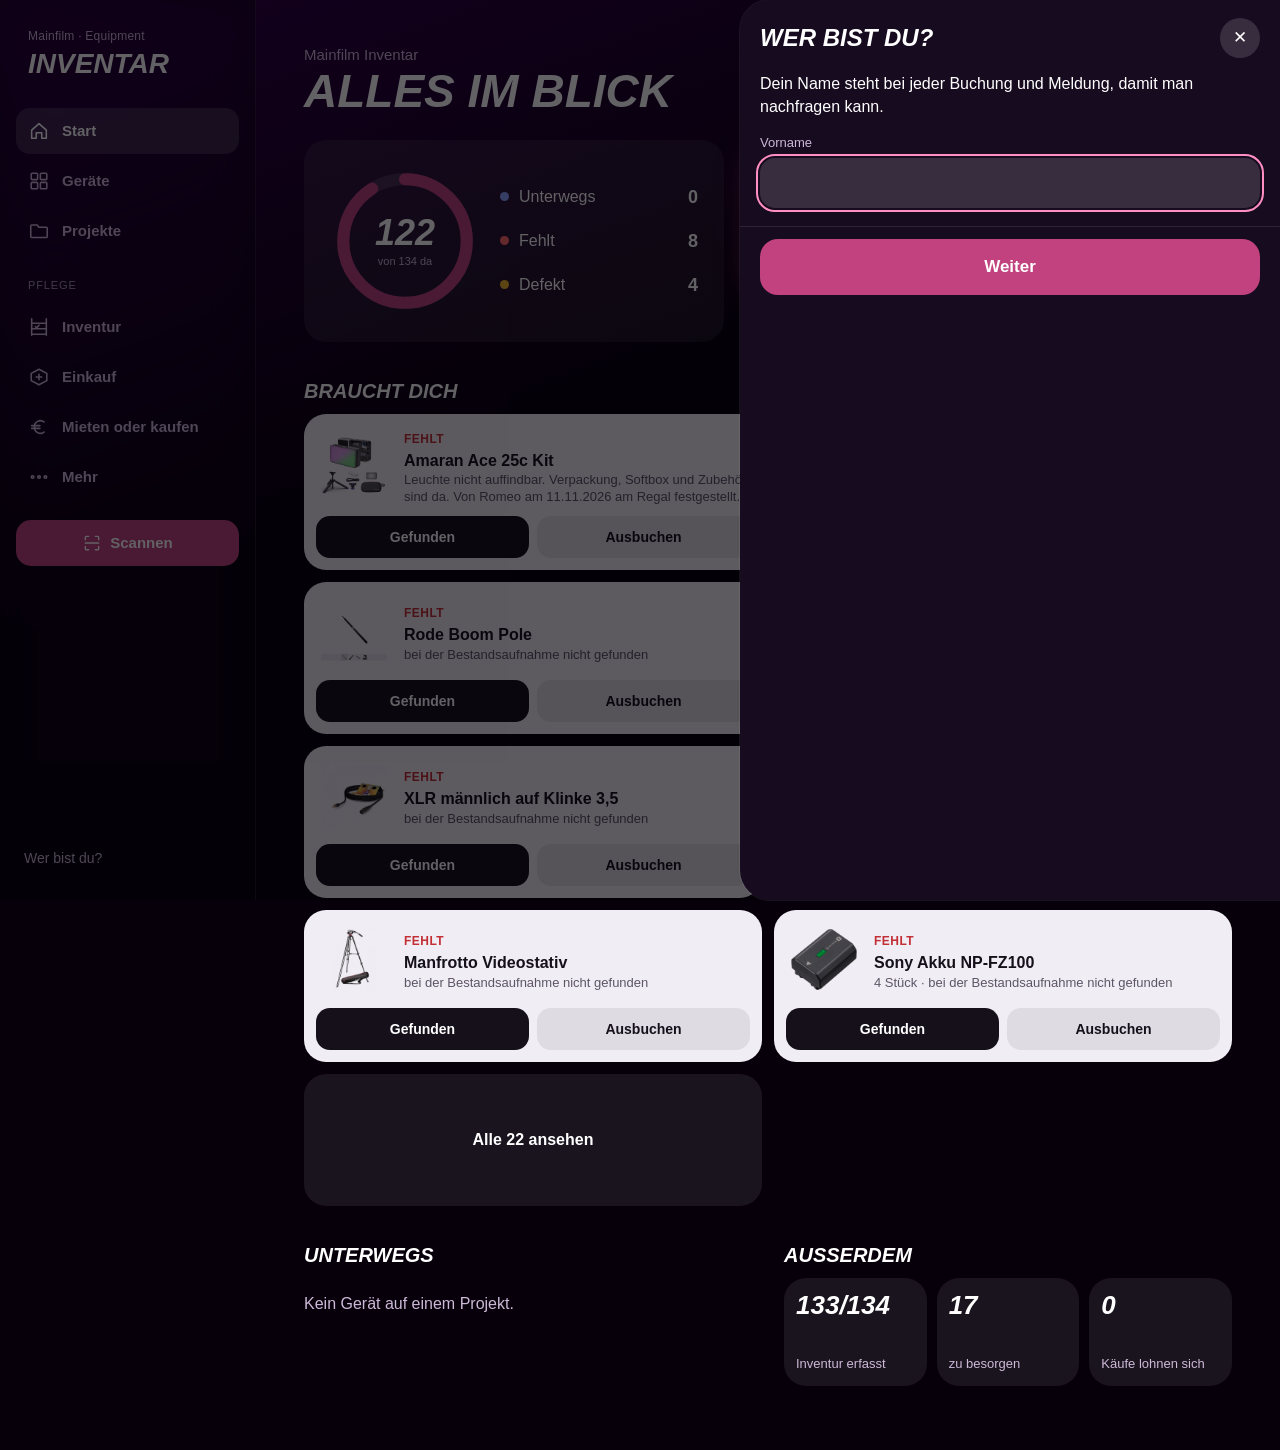
<file: index.html>
<!doctype html>
<html lang="de">
<head>
<meta charset="utf-8">
<meta name="viewport" content="width=device-width, initial-scale=1, viewport-fit=cover">
<title>Mainfilm Inventar</title>
<meta name="description" content="Equipment von Mainfilm: Bestand, Projekte, Meldungen.">
<meta name="robots" content="noindex, nofollow">
<meta name="theme-color" content="#2a0240">
<meta name="apple-mobile-web-app-capable" content="yes">
<meta name="apple-mobile-web-app-status-bar-style" content="black-translucent">
<meta name="apple-mobile-web-app-title" content="Inventar">
<link rel="manifest" href="manifest.webmanifest">
<link rel="icon" href="icon.svg" type="image/svg+xml">
<link rel="apple-touch-icon" href="icon-180.png">
<link rel="stylesheet" href="css/app.css?v=38">
</head>
<body>
<header class="kopfz"><div class="wrap"><span class="marke-m">Mainfilm · Equipment</span><button class="ich" id="ich" data-a="name" aria-label="Name ändern"></button></div></header>
<aside class="seite" id="seite" aria-label="Bereiche"></aside>
<main><div class="wrap" id="view"></div></main>
<nav class="unten" id="unten" aria-label="Bereiche"></nav>
<noscript><p style="padding:24px">Diese Seite braucht JavaScript.</p></noscript>
<script src="js/qrcode.js"></script>
<script src="js/jsqr.js"></script>
<script src="js/data.js?v=38"></script>
<script src="js/app.js?v=38"></script>
</body>
</html>
</file>
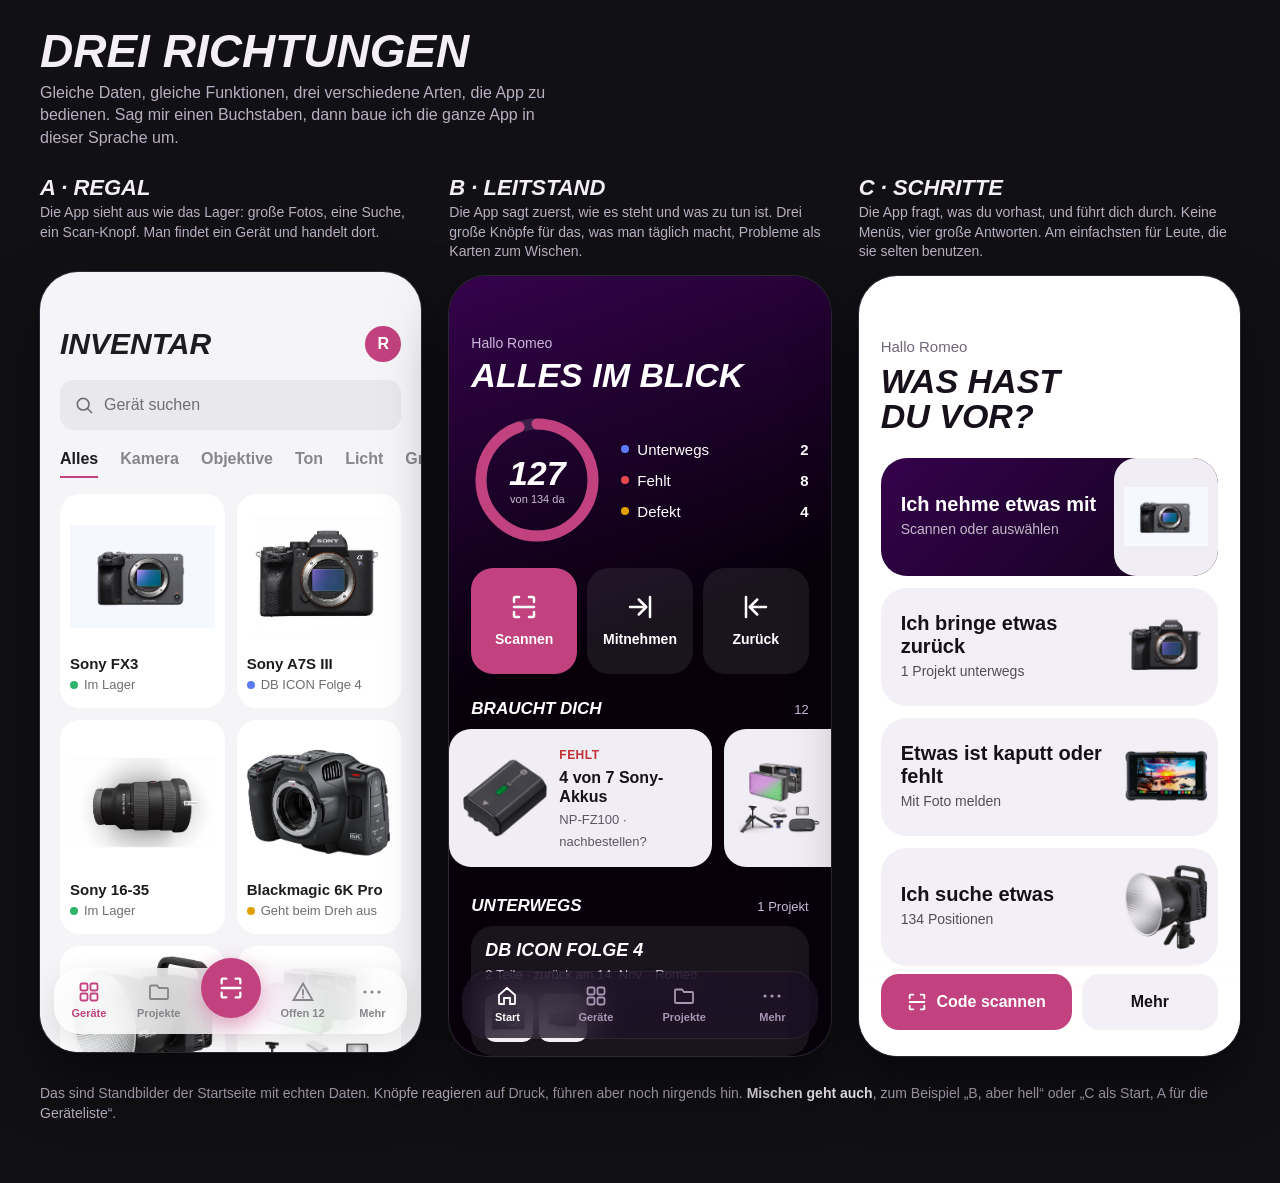
<file: varianten/index.html>
<!doctype html>
<html lang="de">
<head>
<meta charset="utf-8">
<meta name="viewport" content="width=device-width, initial-scale=1, viewport-fit=cover">
<meta name="robots" content="noindex, nofollow">
<title>Inventar · drei Richtungen</title>
<style>
:root{--mag:#c1427e;--aub:#35024c;--nacht:#07000b;--display:"Futura","Futura PT","Jost","Century Gothic",sans-serif;--text:-apple-system,BlinkMacSystemFont,"SF Pro Text","Helvetica Neue",Arial,sans-serif;--feder:cubic-bezier(.34,1.56,.64,1);--weich:cubic-bezier(.3,.7,.2,1)}
*{box-sizing:border-box}
html{-webkit-text-size-adjust:100%}
body{margin:0;background:#111014;color:#f4eff7;font:400 16px/1.4 var(--text);-webkit-font-smoothing:antialiased}
button{font:inherit;color:inherit;border:0;background:none;padding:0;cursor:pointer;-webkit-tap-highlight-color:transparent}
img{display:block;max-width:100%}
.kopf{padding:28px 20px 8px;max-width:1240px;margin:0 auto}
.kopf h1{font:italic 800 clamp(30px,6vw,46px)/1 var(--display);text-transform:uppercase;margin:0 0 8px}
.kopf p{margin:0;color:#b9afc2;max-width:60ch}
.wahl{position:sticky;top:0;z-index:5;display:flex;gap:8px;padding:12px 20px;background:rgba(17,16,20,.82);-webkit-backdrop-filter:blur(20px) saturate(180%);backdrop-filter:blur(20px) saturate(180%);max-width:1240px;margin:0 auto}
.wahl button{flex:1;min-height:46px;border-radius:12px;background:#221f27;font-weight:600;transition:background .2s linear,transform .3s var(--feder)}
.wahl button[aria-pressed="true"]{background:var(--mag);transform:scale(1.03)}
.buehne{display:grid;grid-template-columns:repeat(3,minmax(0,1fr));gap:28px;padding:20px;max-width:1240px;margin:0 auto}
.richtung h2{font:italic 800 22px/1 var(--display);text-transform:uppercase;margin:0 0 4px}
.richtung>p{margin:0 0 14px;color:#b9afc2;font-size:14px;min-height:3.9em}
.tel{border-radius:38px;overflow:hidden;position:relative;height:780px;box-shadow:0 0 0 1px #2c2833,0 30px 60px rgba(0,0,0,.5)}
.tel .rollen{height:100%;overflow:auto;padding-bottom:110px;scrollbar-width:none}
.tel .rollen::-webkit-scrollbar{display:none}
@media(max-width:900px){.buehne{grid-template-columns:1fr;padding:12px}.richtung{display:none}.richtung.an{display:block}.tel{height:calc(100dvh - 170px);min-height:560px;border-radius:28px}.richtung>p{min-height:0}}
@media(min-width:901px){.wahl{display:none}}
.druck{transition:transform .25s var(--feder)}.druck:active{transform:scale(.96)}
@keyframes rein{from{opacity:0;transform:translateY(14px)}to{opacity:1;transform:none}}
.r1{animation:rein .5s var(--weich) both}.r2{animation:rein .5s .07s var(--weich) both}.r3{animation:rein .5s .14s var(--weich) both}.r4{animation:rein .5s .21s var(--weich) both}
svg{display:block}

/* ---------- A: Regal (hell, Bild zuerst) ---------- */
.A{background:#f5f5f7;color:#1d1d1f}
.A .oben{padding:54px 20px 6px;display:flex;justify-content:space-between;align-items:center}
.A .oben b{font:italic 800 30px/1 var(--display);text-transform:uppercase}
.A .ich{width:36px;height:36px;border-radius:50%;background:var(--mag);color:#fff;display:grid;place-items:center;font-weight:700}
.A .such{margin:12px 20px 0;height:50px;border-radius:14px;background:#e8e8ed;display:flex;align-items:center;gap:10px;padding:0 14px;color:#6e6e73}
.A .kat{display:flex;gap:22px;padding:18px 20px 6px;overflow:auto;scrollbar-width:none;font-weight:600;color:#86868b;white-space:nowrap}
.A .kat span:first-child{color:#1d1d1f;box-shadow:0 2px 0 var(--mag);padding-bottom:6px}
.A .gitter{display:grid;grid-template-columns:1fr 1fr;gap:12px;padding:12px 20px}
.A .karte{background:#fff;border-radius:20px;padding:10px 10px 14px;text-align:left;position:relative}
.A .karte img{aspect-ratio:1;width:100%;object-fit:contain;mix-blend-mode:multiply}
.A .karte b{display:block;font-size:15px;line-height:1.2;margin-top:6px}
.A .karte small{font-size:13px;color:#6e6e73;display:flex;align-items:center;gap:6px;margin-top:3px}
.A .pkt,.B .pkt,.C .pkt{width:8px;height:8px;border-radius:50%;background:#30b46c;flex:none}
.pkt.rot{background:#e5484d!important}.pkt.gelb{background:#e0a100!important}.pkt.blau{background:#5b7cfa!important}
.A .leiste{position:absolute;left:14px;right:14px;bottom:18px;height:66px;border-radius:26px;background:rgba(255,255,255,.78);-webkit-backdrop-filter:blur(20px) saturate(180%);backdrop-filter:blur(20px) saturate(180%);display:grid;grid-template-columns:1fr 1fr 74px 1fr 1fr;align-items:center;text-align:center;font-size:11px;font-weight:600;color:#86868b;box-shadow:0 10px 30px rgba(0,0,0,.12)}
.A .leiste svg,.B .leiste svg{width:24px;height:24px;margin:0 auto 2px}
.A .leiste .an{color:var(--mag)}
.A .scan,.B .scan{width:60px;height:60px;border-radius:50%;background:var(--mag);color:#fff;display:grid;place-items:center;margin:-26px auto 0;box-shadow:0 8px 22px rgba(193,66,126,.5)}
.A .scan svg,.B .scan svg{width:28px;height:28px;margin:0}

/* ---------- B: Leitstand (dunkel, Zahlen und Handlung) ---------- */
.B{background:linear-gradient(160deg,var(--aub),var(--nacht) 46%);color:#fff}
.B .oben{padding:56px 22px 0}
.B .oben small{color:#cdb9d8;font-size:14px}
.B .oben b{display:block;font:italic 800 34px/1 var(--display);text-transform:uppercase;margin-top:4px}
.B .ringreihe{display:grid;grid-template-columns:132px 1fr;gap:18px;align-items:center;padding:22px}
.B .ring{position:relative;width:132px;height:132px}
.B .ring svg{transform:rotate(-90deg)}
.B .ring circle{fill:none;stroke-width:11;stroke-linecap:round}
.B .ring .bahn{stroke:rgba(255,255,255,.12)}
.B .ring .wert{stroke:var(--mag);stroke-dasharray:352;stroke-dashoffset:352;animation:zieh 1.2s .2s var(--weich) forwards}
@keyframes zieh{to{stroke-dashoffset:19}}
.B .ring div{position:absolute;inset:0;display:grid;place-items:center;text-align:center;line-height:1}
.B .ring b{font:italic 800 34px/1 var(--display)}
.B .ring small{display:block;font-size:11px;color:#cdb9d8;margin-top:4px}
.B .werte{display:grid;gap:10px;font-size:15px}
.B .werte div{display:flex;align-items:center;gap:8px}
.B .werte b{margin-left:auto;font-variant-numeric:tabular-nums}
.B .drei{display:grid;grid-template-columns:repeat(3,1fr);gap:10px;padding:0 22px}
.B .drei button{aspect-ratio:1;border-radius:22px;background:rgba(255,255,255,.08);display:flex;flex-direction:column;align-items:center;justify-content:center;gap:8px;font-weight:600;font-size:14px}
.B .drei button:first-child{background:var(--mag)}
.B .drei svg{width:30px;height:30px}
.B h3{font:italic 800 17px/1 var(--display);text-transform:uppercase;margin:26px 22px 12px;display:flex;justify-content:space-between;align-items:baseline}
.B h3 small{font:400 13px var(--text);text-transform:none;color:#cdb9d8}
.B .zug{display:flex;gap:12px;overflow:auto;padding:0 22px 4px;scroll-snap-type:x mandatory;scrollbar-width:none}
.B .zug::-webkit-scrollbar{display:none}
.B .fall{flex:0 0 78%;scroll-snap-align:start;border-radius:22px;background:#f1edf4;color:#16101b;padding:14px;display:grid;grid-template-columns:84px 1fr;gap:12px;align-items:center;text-align:left}
.B .fall img{width:84px;height:84px;object-fit:contain;mix-blend-mode:multiply}
.B .fall i{font-style:normal;font-size:12px;font-weight:700;letter-spacing:.04em;text-transform:uppercase;color:#c22f35}
.B .fall i.gelb{color:#9a6a00}
.B .fall b{display:block;font-size:16px;line-height:1.2;margin:2px 0}
.B .fall span{font-size:13px;color:#5d5566}
.B .proj{margin:0 22px;border-radius:22px;background:rgba(255,255,255,.08);padding:14px;text-align:left;width:calc(100% - 44px)}
.B .proj b{font:italic 800 18px/1 var(--display);text-transform:uppercase}
.B .proj small{display:block;color:#cdb9d8;font-size:13px;margin:4px 0 10px}
.B .proj div{display:flex;gap:6px}
.B .proj img{width:48px;height:48px;border-radius:10px;background:#f1edf4;object-fit:contain;padding:3px}
.B .leiste{position:absolute;left:14px;right:14px;bottom:18px;height:66px;border-radius:26px;background:rgba(30,18,38,.72);-webkit-backdrop-filter:blur(20px) saturate(180%);backdrop-filter:blur(20px) saturate(180%);display:grid;grid-template-columns:1fr 1fr 1fr 1fr;align-items:center;text-align:center;font-size:11px;font-weight:600;color:#a895b4;box-shadow:0 0 0 1px rgba(255,255,255,.08)}
.B .leiste .an{color:#fff}

/* ---------- C: Schritt für Schritt (eine Frage, große Antworten) ---------- */
.C{background:#fff;color:#16101b}
.C .oben{padding:60px 22px 4px}
.C .oben small{color:#6f6678;font-size:15px}
.C .oben b{display:block;font:italic 800 34px/1.02 var(--display);text-transform:uppercase;margin-top:6px;text-wrap:balance}
.C .weg{display:grid;gap:12px;padding:20px 22px 0}
.C .weg button{display:grid;grid-template-columns:1fr 104px;align-items:center;text-align:left;border-radius:26px;min-height:118px;padding:0 0 0 20px;overflow:hidden;background:#f3eff6}
.C .weg button:first-child{background:linear-gradient(135deg,var(--aub),#12021c);color:#fff}
.C .weg b{display:block;font-size:20px;line-height:1.15}
.C .weg span{display:block;font-size:14px;opacity:.72;margin-top:4px}
.C .weg img{width:104px;height:118px;object-fit:contain;mix-blend-mode:multiply;padding:10px}
.C .weg button:first-child img{mix-blend-mode:normal;background:#f1edf4;border-radius:22px 0 0 22px;height:100%}
.C .stand{margin:18px 22px 0;padding:16px 0 0;border-top:1px solid #e6e0ea;display:grid;grid-template-columns:repeat(3,1fr);text-align:left}
.C .stand b{display:block;font:italic 800 28px/1 var(--display)}
.C .stand small{font-size:13px;color:#6f6678;display:flex;align-items:center;gap:6px;margin-top:4px}
.C .hinweis{margin:18px 22px 0;border-radius:20px;background:#fdeceb;padding:14px 16px;display:flex;gap:12px;align-items:center;text-align:left;width:calc(100% - 44px)}
.C .hinweis b{display:block;font-size:15px}.C .hinweis span{font-size:13px;color:#7a4a4a}
.C .hinweis em{font-style:normal;margin-left:auto;font-weight:700;color:#c22f35}
.C .unten{position:absolute;left:0;right:0;bottom:0;padding:14px 22px 26px;background:linear-gradient(transparent,#fff 34%);display:flex;gap:10px}
.C .unten button{flex:1;min-height:56px;border-radius:18px;background:#f3eff6;font-weight:600;display:flex;align-items:center;justify-content:center;gap:8px}
.C .unten button:first-child{background:var(--mag);color:#fff;flex:1.4}
.C .unten svg{width:22px;height:22px}

.fuss{max-width:1240px;margin:0 auto;padding:8px 20px 60px;color:#b9afc2;font-size:14px}
.fuss b{color:#f4eff7}
@media (prefers-reduced-motion: reduce){*{animation:none!important;transition:none!important}}
</style>
</head>
<body>
<div class="kopf">
  <h1>Drei Richtungen</h1>
  <p>Gleiche Daten, gleiche Funktionen, drei verschiedene Arten, die App zu bedienen. Sag mir einen Buchstaben, dann baue ich die ganze App in dieser Sprache um.</p>
</div>
<div class="wahl" role="tablist">
  <button aria-pressed="true" data-r="A">A · Regal</button>
  <button aria-pressed="false" data-r="B">B · Leitstand</button>
  <button aria-pressed="false" data-r="C">C · Schritte</button>
</div>

<div class="buehne">
  <section class="richtung an" data-r="A">
    <h2>A · Regal</h2>
    <p>Die App sieht aus wie das Lager: große Fotos, eine Suche, ein Scan-Knopf. Man findet ein Gerät und handelt dort.</p>
    <div class="tel A"><div class="rollen">
      <div class="oben r1"><b>Inventar</b><span class="ich">R</span></div>
      <div class="such r2"><svg width="20" height="20" viewBox="0 0 24 24" fill="none" stroke="currentColor" stroke-width="2" stroke-linecap="round"><circle cx="11" cy="11" r="7"/><path d="M16.5 16.5L21 21"/></svg>Gerät suchen</div>
      <div class="kat r2"><span>Alles</span><span>Kamera</span><span>Objektive</span><span>Ton</span><span>Licht</span><span>Grip</span></div>
      <div class="gitter r3">
        <button class="karte druck"><img src="../bilder/sony-fx3.jpg" alt=""><b>Sony FX3</b><small><i class="pkt"></i>Im Lager</small></button>
        <button class="karte druck"><img src="../bilder/sony-a7s-iii.jpg" alt=""><b>Sony A7S III</b><small><i class="pkt blau"></i>DB ICON Folge 4</small></button>
        <button class="karte druck"><img src="../bilder/sony-16-35.jpg" alt=""><b>Sony 16-35</b><small><i class="pkt"></i>Im Lager</small></button>
        <button class="karte druck"><img src="../bilder/blackmagic-pocket-cinema-camera-6k-pro.jpg" alt=""><b>Blackmagic 6K Pro</b><small><i class="pkt gelb"></i>Geht beim Dreh aus</small></button>
        <button class="karte druck"><img src="../bilder/zhiyun-molus-g300.jpg" alt=""><b>Zhiyun Molus G300</b><small><i class="pkt"></i>Im Lager</small></button>
        <button class="karte druck"><img src="../bilder/amaran-ace-25c-kit.jpg" alt=""><b>Amaran Ace 25c</b><small><i class="pkt rot"></i>Fehlt</small></button>
        <button class="karte druck"><img src="../bilder/rode-wireless-pro.jpg" alt=""><b>Rode Wireless Pro</b><small><i class="pkt"></i>Im Lager</small></button>
        <button class="karte druck"><img src="../bilder/dji-rs-4-pro-focus-pro-motor.jpg" alt=""><b>DJI RS 4 Pro</b><small><i class="pkt"></i>Im Lager</small></button>
      </div>
    </div>
    <div class="leiste">
      <span class="an"><svg viewBox="0 0 24 24" fill="none" stroke="currentColor" stroke-width="1.8"><rect x="3.5" y="3.5" width="7" height="7" rx="1.5"/><rect x="13.5" y="3.5" width="7" height="7" rx="1.5"/><rect x="3.5" y="13.5" width="7" height="7" rx="1.5"/><rect x="13.5" y="13.5" width="7" height="7" rx="1.5"/></svg>Geräte</span>
      <span><svg viewBox="0 0 24 24" fill="none" stroke="currentColor" stroke-width="1.8"><path d="M3 7.5V18a1 1 0 001 1h16a1 1 0 001-1V9a1 1 0 00-1-1h-8L10 5.5H4a1 1 0 00-1 1z"/></svg>Projekte</span>
      <button class="scan druck" aria-label="Scannen"><svg viewBox="0 0 24 24" fill="none" stroke="currentColor" stroke-width="2" stroke-linecap="round"><path d="M4 8V5a1 1 0 011-1h3M16 4h3a1 1 0 011 1v3M20 16v3a1 1 0 01-1 1h-3M8 20H5a1 1 0 01-1-1v-3M4 12h16"/></svg></button>
      <span><svg viewBox="0 0 24 24" fill="none" stroke="currentColor" stroke-width="1.8" stroke-linecap="round"><path d="M12 3.5l9.5 16.5h-19z"/><path d="M12 10v4.5M12 17.2v.3"/></svg>Offen 12</span>
      <span><svg viewBox="0 0 24 24" fill="currentColor"><circle cx="5" cy="12" r="1.6"/><circle cx="12" cy="12" r="1.6"/><circle cx="19" cy="12" r="1.6"/></svg>Mehr</span>
    </div></div>
  </section>

  <section class="richtung" data-r="B">
    <h2>B · Leitstand</h2>
    <p>Die App sagt zuerst, wie es steht und was zu tun ist. Drei große Knöpfe für das, was man täglich macht, Probleme als Karten zum Wischen.</p>
    <div class="tel B"><div class="rollen">
      <div class="oben r1"><small>Hallo Romeo</small><b>Alles im Blick</b></div>
      <div class="ringreihe r2">
        <div class="ring"><svg viewBox="0 0 132 132" width="132" height="132"><circle class="bahn" cx="66" cy="66" r="56"/><circle class="wert" cx="66" cy="66" r="56"/></svg><div><span><b>127</b><small>von 134 da</small></span></div></div>
        <div class="werte"><div><i class="pkt blau"></i>Unterwegs<b>2</b></div><div><i class="pkt rot"></i>Fehlt<b>8</b></div><div><i class="pkt gelb"></i>Defekt<b>4</b></div></div>
      </div>
      <div class="drei r3">
        <button class="druck"><svg viewBox="0 0 24 24" fill="none" stroke="currentColor" stroke-width="2" stroke-linecap="round"><path d="M4 8V5a1 1 0 011-1h3M16 4h3a1 1 0 011 1v3M20 16v3a1 1 0 01-1 1h-3M8 20H5a1 1 0 01-1-1v-3M4 12h16"/></svg>Scannen</button>
        <button class="druck"><svg viewBox="0 0 24 24" fill="none" stroke="currentColor" stroke-width="2" stroke-linecap="round" stroke-linejoin="round"><path d="M4 12h12M11 6l6 6-6 6M20 4v16"/></svg>Mitnehmen</button>
        <button class="druck"><svg viewBox="0 0 24 24" fill="none" stroke="currentColor" stroke-width="2" stroke-linecap="round" stroke-linejoin="round"><path d="M20 12H8M13 6l-6 6 6 6M4 4v16"/></svg>Zurück</button>
      </div>
      <h3 class="r4">Braucht dich <small>12</small></h3>
      <div class="zug r4">
        <button class="fall druck"><img src="../bilder/sony-akku-np-fz100.jpg" alt=""><div><i>Fehlt</i><b>4 von 7 Sony-Akkus</b><span>NP-FZ100 · nachbestellen?</span></div></button>
        <button class="fall druck"><img src="../bilder/amaran-ace-25c-kit.jpg" alt=""><div><i>Fehlt</i><b>Amaran Ace 25c</b><span>Leuchte weg, Zubehör da</span></div></button>
        <button class="fall druck"><img src="../bilder/atomos-shogun-inferno.jpg" alt=""><div><i class="gelb">Defekt</i><b>Atomos Shogun</b><span>HDMI funktioniert nicht</span></div></button>
      </div>
      <h3>Unterwegs <small>1 Projekt</small></h3>
      <button class="proj druck"><b>DB ICON Folge 4</b><small>2 Teile · zurück am 14. Nov. · Romeo</small><div><img src="../bilder/sony-a7s-iii.jpg" alt=""><img src="../bilder/sony-16-35.jpg" alt=""></div></button>
    </div>
    <div class="leiste">
      <span class="an"><svg viewBox="0 0 24 24" fill="none" stroke="currentColor" stroke-width="1.8"><path d="M4 11l8-7 8 7v8.5a.5.5 0 01-.5.5H15v-6H9v6H4.5a.5.5 0 01-.5-.5z"/></svg>Start</span>
      <span><svg viewBox="0 0 24 24" fill="none" stroke="currentColor" stroke-width="1.8"><rect x="3.5" y="3.5" width="7" height="7" rx="1.5"/><rect x="13.5" y="3.5" width="7" height="7" rx="1.5"/><rect x="3.5" y="13.5" width="7" height="7" rx="1.5"/><rect x="13.5" y="13.5" width="7" height="7" rx="1.5"/></svg>Geräte</span>
      <span><svg viewBox="0 0 24 24" fill="none" stroke="currentColor" stroke-width="1.8"><path d="M3 7.5V18a1 1 0 001 1h16a1 1 0 001-1V9a1 1 0 00-1-1h-8L10 5.5H4a1 1 0 00-1 1z"/></svg>Projekte</span>
      <span><svg viewBox="0 0 24 24" fill="currentColor"><circle cx="5" cy="12" r="1.6"/><circle cx="12" cy="12" r="1.6"/><circle cx="19" cy="12" r="1.6"/></svg>Mehr</span>
    </div></div>
  </section>

  <section class="richtung" data-r="C">
    <h2>C · Schritte</h2>
    <p>Die App fragt, was du vorhast, und führt dich durch. Keine Menüs, vier große Antworten. Am einfachsten für Leute, die sie selten benutzen.</p>
    <div class="tel C"><div class="rollen">
      <div class="oben r1"><small>Hallo Romeo</small><b>Was hast du vor?</b></div>
      <div class="weg">
        <button class="druck r2"><div><b>Ich nehme etwas mit</b><span>Scannen oder auswählen</span></div><img src="../bilder/sony-fx3.jpg" alt=""></button>
        <button class="druck r2"><div><b>Ich bringe etwas zurück</b><span>1 Projekt unterwegs</span></div><img src="../bilder/sony-a7s-iii.jpg" alt=""></button>
        <button class="druck r3"><div><b>Etwas ist kaputt oder fehlt</b><span>Mit Foto melden</span></div><img src="../bilder/atomos-shogun-inferno.jpg" alt=""></button>
        <button class="druck r3"><div><b>Ich suche etwas</b><span>134 Positionen</span></div><img src="../bilder/zhiyun-molus-g300.jpg" alt=""></button>
      </div>
      <button class="hinweis druck r4"><div><b>12 Dinge brauchen jemanden</b><span>8 fehlen, 4 defekt</span></div><em>Ansehen</em></button>
      <div class="stand r4"><div><b>127</b><small><i class="pkt"></i>da</small></div><div><b>2</b><small><i class="pkt blau"></i>unterwegs</small></div><div><b>12</b><small><i class="pkt rot"></i>offen</small></div></div>
    </div>
    <div class="unten">
      <button class="druck"><svg viewBox="0 0 24 24" fill="none" stroke="currentColor" stroke-width="2" stroke-linecap="round"><path d="M4 8V5a1 1 0 011-1h3M16 4h3a1 1 0 011 1v3M20 16v3a1 1 0 01-1 1h-3M8 20H5a1 1 0 01-1-1v-3M4 12h16"/></svg>Code scannen</button>
      <button class="druck">Mehr</button>
    </div></div>
  </section>
</div>
<p class="fuss">Das sind Standbilder der Startseite mit echten Daten. Knöpfe reagieren auf Druck, führen aber noch nirgends hin. <b>Mischen geht auch</b>, zum Beispiel „B, aber hell“ oder „C als Start, A für die Geräteliste“.</p>
<script>
document.querySelectorAll('.wahl button').forEach(b=>b.addEventListener('click',()=>{
  document.querySelectorAll('.wahl button').forEach(x=>x.setAttribute('aria-pressed',x===b));
  document.querySelectorAll('.richtung').forEach(r=>r.classList.toggle('an',r.dataset.r===b.dataset.r));
  window.scrollTo({top:0});
}));
</script>
</body>
</html>
</file>
<file: css/app.css>
/* Mainfilm Inventar · Richtung „Leitstand“ (von Romeo am 11.11.2026 gewählt).
   Dunkel in Mainfilm-Aubergine, große Flächen, eine klare Handlung je Bildschirm. Produktfotos liegen auf hellen Kacheln. */
:root{
  --bg:#0b0410; --ink:#ffffff; --mute:#cdb9d8; --line:rgba(255,255,255,.1);
  --soft:rgba(255,255,255,.08); --soft2:rgba(255,255,255,.14); --tile:#f1edf4; --blatt:#170b1f;
  --band-a:#35024c; --band-b:#07000b; --band-ink:#ffffff; --band-mute:#cdb9d8;
  --mag:#c1427e; --mag-ink:#ff8fc0; --on-mag:#ffffff;
  --ok:#4cd08a; --ok-soft:rgba(76,208,138,.16); --warn:#f0b429; --warn-soft:rgba(240,180,41,.16);
  --bad:#ff6b6b; --bad-soft:rgba(255,107,107,.16); --rent:#8ea2ff; --rent-soft:rgba(142,162,255,.16);
  --gap:#a79bb3; --gap-soft:rgba(255,255,255,.08);
  --display:"Futura","Futura PT","Jost","Century Gothic",sans-serif;
  --text:-apple-system,BlinkMacSystemFont,"SF Pro Text","Helvetica Neue","Segoe UI",Roboto,Arial,sans-serif;
  --ease:cubic-bezier(.3,.7,.2,1); --spring:cubic-bezier(.34,1.56,.64,1);
  --sab:env(safe-area-inset-bottom,0px); --r:22px;
  color-scheme:dark;
}
*{box-sizing:border-box}
[hidden]{display:none!important}
html{-webkit-text-size-adjust:100%;background:var(--band-b)}
body{margin:0;min-height:100dvh;background:linear-gradient(160deg,var(--band-a),var(--band-b) 46%) fixed;color:var(--ink);font:400 16px/1.45 var(--text);-webkit-font-smoothing:antialiased;-webkit-tap-highlight-color:transparent;overflow-x:hidden}
button,input,select,textarea{font:inherit;color:inherit}
button{cursor:pointer;border:0;background:none;padding:0;text-align:inherit}
img{display:block;max-width:100%}
a{color:var(--mag-ink)}
:focus-visible{outline:2px solid var(--mag-ink);outline-offset:2px}
.wrap{max-width:760px;margin:0 auto;padding-left:max(20px,env(safe-area-inset-left,0px));padding-right:max(20px,env(safe-area-inset-right,0px))}
.num{font-variant-numeric:tabular-nums}
h1,h2,h3{margin:0}

/* Kopf: nur Marke und Name */
.kopfz{padding-top:calc(env(safe-area-inset-top,0px) + 14px)}
.kopfz .wrap{display:flex;justify-content:space-between;align-items:center;min-height:44px}
.kopfz .marke-m{font-size:13px;color:var(--mute);letter-spacing:.02em}
.ich{font-size:14px;color:var(--mute);min-height:44px;display:flex;align-items:center;gap:8px;white-space:nowrap}
.ich b{color:var(--ink);font-weight:600}
.ich i{width:36px;height:36px;border-radius:50%;background:var(--mag);color:var(--on-mag);display:grid;place-items:center;font:normal 700 15px var(--text)}

main .wrap{padding-block:6px calc(128px + var(--sab))}
.view{animation:rein .4s var(--ease)}
@keyframes rein{from{opacity:0;transform:translateY(12px)}to{opacity:1;transform:none}}
h1.titel,.view>h2:first-child{font:italic 800 clamp(30px,8vw,40px)/1 var(--display);text-transform:uppercase;margin:2px 0 16px;text-wrap:balance}
.gruss{margin:0;color:var(--mute);font-size:15px}
h2{font:italic 800 18px/1.1 var(--display);text-transform:uppercase;margin:30px 0 12px;display:flex;justify-content:space-between;align-items:baseline;gap:12px}
h2 small{font:400 13px var(--text);text-transform:none;color:var(--mute)}
.view>h2:first-child{display:block}
.view>h2:first-child small{display:block;margin-top:8px;font-size:14px}
.leer{color:var(--mute);padding:14px 0;margin:0}

/* Start: Ring, Werte, drei Knöpfe */
.ringreihe{display:grid;grid-template-columns:136px minmax(0,1fr);gap:20px;align-items:center;margin:8px 0 22px}
.ring{position:relative;width:136px;height:136px}
.ring svg{display:block;transform:rotate(-90deg)}
.ring circle{fill:none;stroke-width:11;stroke-linecap:round}
.ring .bahn{stroke:rgba(255,255,255,.12)}
.ring .wert{stroke:var(--mag);stroke-dasharray:352;stroke-dashoffset:352;animation:zieh 1.1s .15s var(--ease) forwards}
@keyframes zieh{to{stroke-dashoffset:var(--ziel,0)}}
.ring>div{position:absolute;inset:0;display:grid;place-items:center;text-align:center;line-height:1}
.ring b{font:italic 800 36px/1 var(--display)}
.ring small{display:block;font-size:11px;color:var(--mute);margin-top:5px}
.werte{display:grid;gap:4px}
.werte button{display:flex;align-items:center;gap:10px;min-height:40px;font-size:16px;width:100%}
.werte button b{margin-left:auto;font-variant-numeric:tabular-nums;font-size:18px}
.drei{display:grid;grid-template-columns:repeat(3,minmax(0,1fr));gap:10px}
.drei button{aspect-ratio:1;max-height:150px;border-radius:var(--r);background:var(--soft);display:flex;flex-direction:column;align-items:center;justify-content:center;gap:8px;font-weight:600;font-size:14px;transition:transform .25s var(--spring),background .15s linear}
.drei button:first-child{background:var(--mag);box-shadow:0 10px 26px rgba(193,66,126,.35)}
.drei button:active{transform:scale(.94)}
.drei svg{width:30px;height:30px}
.zwei{display:grid;grid-template-columns:1fr 1fr;gap:10px;margin-top:10px}
.zwei .kn{min-height:50px;font-size:14px;white-space:normal;text-align:center;line-height:1.2}

/* Karten zum Wischen */
.zug{display:flex;gap:12px;overflow-x:auto;margin:0 -20px;padding:0 20px 6px;scroll-snap-type:x mandatory;scrollbar-width:none;-webkit-overflow-scrolling:touch}
.zug::-webkit-scrollbar{display:none}
.fall{flex:0 0 min(82%,340px);scroll-snap-align:center;border-radius:var(--r);background:var(--tile);color:#16101b;padding:12px;display:flex;flex-direction:column;gap:10px}
.fall-b{display:grid;grid-template-columns:76px minmax(0,1fr);gap:12px;align-items:center;width:100%}
.fall .bild{width:76px;height:76px;background:none}
.fall i{font-style:normal;font-size:12px;font-weight:700;letter-spacing:.04em;text-transform:uppercase}
.fall i.bad{color:#c22f35}.fall i.warn{color:#96660a}.fall i.rent{color:#3d54c9}.fall i.gap{color:#6b6174}
.fall b{display:block;font-size:16px;line-height:1.2;margin:2px 0;overflow-wrap:anywhere}
.fall span{display:-webkit-box;-webkit-line-clamp:2;-webkit-box-orient:vertical;overflow:hidden;font-size:13px;color:#5d5566;line-height:1.3}
.fall-k{display:grid;grid-auto-flow:column;grid-auto-columns:1fr;gap:8px;margin-top:auto}
.fall-k .kn{min-height:42px;font-size:14px;background:rgba(22,16,27,.08);color:#16101b;border-radius:14px;padding:0 8px}
.fall-k .kn:first-child{background:#16101b;color:#fff}
.fall.alle{background:var(--soft);color:var(--ink);align-items:center;justify-content:center;text-align:center;font-weight:600;flex-basis:44%}
.kacheln{display:grid;grid-template-columns:repeat(3,minmax(0,1fr));gap:10px}
.kacheln button{border-radius:var(--r);background:var(--soft);padding:14px 12px;min-height:108px;display:flex;flex-direction:column;justify-content:space-between;gap:8px;transition:transform .25s var(--spring)}
.kacheln button:active{transform:scale(.96)}
.kacheln b{font:italic 800 26px/1 var(--display)}
.kacheln span{font-size:13px;color:var(--mute);line-height:1.25}
@media(max-width:340px){.ringreihe{grid-template-columns:112px minmax(0,1fr);gap:14px}.ring,.ring svg{width:112px;height:112px}.kacheln b{font-size:22px}.drei button{font-size:13px}}

/* Zähler (Mieten) */
.zahlen{display:grid;grid-template-columns:repeat(3,minmax(0,1fr));gap:10px}
.zahlen button{border-radius:var(--r);background:var(--soft);padding:14px 12px;min-height:96px;display:flex;flex-direction:column;justify-content:space-between}
.zahlen button:not([data-a]){cursor:default}
.zahlen b{display:block;font:italic 800 clamp(24px,7vw,40px)/1 var(--display)}
.zahlen span{font-size:13px;color:var(--mute);display:flex;align-items:center;gap:6px}
.pkt{width:9px;height:9px;border-radius:50%;background:var(--gap);flex:none}
.pkt.ok{background:var(--ok)}.pkt.rent{background:var(--rent)}.pkt.warn{background:var(--warn)}.pkt.bad{background:var(--bad)}

/* Zeilen */
.zeilen{display:grid;gap:8px}
.zeile{display:grid;grid-template-columns:56px minmax(0,1fr) auto;gap:12px;align-items:center;padding:10px 12px;border-radius:18px;background:var(--soft);width:100%;min-height:64px}
.zeile .bild{width:56px;height:56px;border-radius:12px}
.zeile .t{min-width:0}
.zeile .t b{display:block;font-weight:600;overflow:hidden;text-overflow:ellipsis;white-space:nowrap}
.zeile .t span{display:block;font-size:13px;color:var(--mute);overflow:hidden;text-overflow:ellipsis;white-space:nowrap}
.zeile .akt{display:flex;gap:8px;flex-wrap:wrap;justify-content:flex-end}
.zeile.ohne{grid-template-columns:minmax(0,1fr) auto;padding-left:16px}
@media(max-width:560px){.zeile.breit{grid-template-columns:56px minmax(0,1fr)}.zeile.breit .akt{grid-column:1/-1;justify-content:flex-start}.zeile.breit2{grid-template-columns:minmax(0,1fr)}.zeile.breit2 .akt{justify-content:flex-start}.zeile.breit2 .t b{white-space:normal}}
.marke{font-size:12px;font-weight:700;letter-spacing:.04em;text-transform:uppercase}
.marke.bad{color:var(--bad)}.marke.warn{color:var(--warn)}.marke.rent{color:var(--rent)}.marke.gap{color:var(--gap)}.marke.ok{color:var(--ok)}

/* Knöpfe */
.kn{display:inline-flex;align-items:center;justify-content:center;gap:8px;min-height:46px;padding:0 16px;border-radius:15px;font-weight:600;font-size:15px;background:var(--soft2);transition:transform .2s var(--spring),background .15s linear;white-space:nowrap}
.kn:active{transform:scale(.95)}
.kn.haupt{background:var(--mag);color:var(--on-mag)}
.kn.leise{background:none;box-shadow:inset 0 0 0 1px var(--soft2)}
.kn.voll{width:100%}
.kn.gross{min-height:56px;font-size:17px;border-radius:18px}
.kn.bad{color:var(--bad)}.kn.warn{color:var(--warn)}
.kn svg{width:20px;height:20px;flex:none}
.kn[disabled]{opacity:.4}

/* Bild-Kachel */
.bild{background:var(--tile);border-radius:14px;overflow:hidden;position:relative;display:grid;place-items:center;color:#8d8496}
.bild img{width:100%;height:100%;object-fit:contain;mix-blend-mode:multiply;padding:6%}
.bild.foto img{object-fit:cover;mix-blend-mode:normal;padding:0}
.bild svg{width:46%;height:46%;opacity:.55}

/* Suche und Filter */
.suche{position:relative}
.suche input{width:100%;height:54px;border-radius:17px;border:0;background:var(--soft2);padding:0 44px 0 46px;font-size:17px;outline-offset:0;color:var(--ink)}
.suche input::placeholder{color:var(--mute)}
.suche svg{position:absolute;left:14px;top:16px;width:22px;height:22px;color:var(--mute);pointer-events:none}
.suche .x{position:absolute;right:0;top:0;width:48px;height:54px;font-size:20px;color:var(--mute)}
.befehl{display:flex;align-items:center;gap:12px;margin-top:10px;padding:10px 12px;background:var(--mag);color:#fff;border-radius:17px;width:100%;min-height:56px;animation:rein .3s var(--ease)}
.befehl i{font-style:normal;background:rgba(0,0,0,.25);font-size:12px;font-weight:700;padding:4px 8px;border-radius:8px;text-transform:uppercase;letter-spacing:.04em;flex:none}
.befehl span{min-width:0;overflow:hidden;text-overflow:ellipsis;font-weight:600}
.filter{display:flex;flex-wrap:wrap;gap:0 20px;margin-top:14px}
.filter button{position:relative;min-height:40px;padding:0;font-size:15px;color:var(--mute);font-weight:600}
.filter button[aria-pressed="true"]{color:var(--ink)}
.filter button::after{content:"";position:absolute;left:0;right:0;bottom:5px;height:2px;border-radius:2px;background:var(--mag);transform:scaleX(0);transform-origin:left;transition:transform .28s var(--ease)}
.filter button[aria-pressed="true"]::after{transform:scaleX(1)}
.filter button em{font-style:normal;font-weight:400;opacity:.7;margin-left:4px;font-size:13px}
.filter.zwei{margin-top:0;padding-top:2px;border-top:1px solid var(--line);display:flex}

/* Geräte-Raster */
.raster{display:grid;grid-template-columns:repeat(auto-fill,minmax(150px,1fr));gap:12px;margin-top:18px}
@media(max-width:400px){.raster{grid-template-columns:repeat(2,minmax(0,1fr));gap:10px}}
.karte{display:block;width:100%;background:var(--soft);border-radius:var(--r);padding:8px 8px 12px;animation:rein .4s var(--ease) both;transition:transform .25s var(--spring)}
.karte:active{transform:scale(.96)}
.karte .bild{aspect-ratio:1;border-radius:16px}
.karte b{display:block;margin:8px 4px 0;font-weight:600;font-size:15px;line-height:1.2;overflow-wrap:anywhere}
.karte span{display:flex;align-items:center;gap:6px;font-size:13px;color:var(--mute);margin:3px 4px 0}
.karte .menge{position:absolute;right:6px;top:6px;margin:0;background:rgba(13,6,18,.82);color:#fff;font-size:12px;font-weight:700;padding:2px 8px;border-radius:9px}

/* Leiste unten: Milchglas, vier Ziele */
.unten{position:fixed;left:50%;transform:translateX(-50%);bottom:calc(14px + var(--sab));z-index:20;width:min(calc(100% - 28px),440px);height:66px;border-radius:26px;display:grid;grid-template-columns:repeat(4,1fr);align-items:center;background:rgba(30,18,38,.72);-webkit-backdrop-filter:blur(20px) saturate(180%);backdrop-filter:blur(20px) saturate(180%);box-shadow:0 0 0 1px rgba(255,255,255,.08),0 16px 40px rgba(0,0,0,.45)}
.unten button{height:100%;display:flex;flex-direction:column;align-items:center;justify-content:center;gap:3px;font-size:11px;font-weight:600;color:#a895b4;transition:color .15s linear,transform .25s var(--spring)}
.unten button svg{width:24px;height:24px}
.unten button[aria-selected="true"]{color:#fff}
.unten button:active{transform:scale(.9)}

/* Blatt */
.schleier{position:fixed;inset:0;z-index:40;background:rgba(3,0,6,.62);opacity:0;transition:opacity .3s linear;display:flex;align-items:flex-end;justify-content:center}
.schleier.auf{opacity:1}
.blatt{background:var(--blatt);width:100%;max-width:600px;max-height:94dvh;border-radius:30px 30px 0 0;display:flex;flex-direction:column;transform:translateY(100%);transition:transform .44s var(--ease);box-shadow:0 0 0 1px rgba(255,255,255,.07)}
.schleier.auf .blatt{transform:none}
@media(min-width:821px){.schleier{align-items:center}.blatt{border-radius:30px;max-height:88vh;transform:translateY(24px) scale(.98)}}
.blatt-kopf{display:flex;align-items:center;justify-content:space-between;gap:12px;padding:18px 20px 8px}
.blatt-kopf h3{font:italic 800 24px/1.05 var(--display);text-transform:uppercase;overflow-wrap:anywhere}
.blatt-kopf .zu{width:40px;height:40px;flex:none;border-radius:50%;background:var(--soft2);font-size:17px;display:grid;place-items:center}
.blatt-leib{overflow:auto;padding:6px 20px 18px;-webkit-overflow-scrolling:touch;overscroll-behavior:contain}
.blatt-leib h2{margin-top:22px}
.blatt-fuss{padding:12px 20px calc(14px + var(--sab));border-top:1px solid var(--line);display:flex;gap:10px}
.blatt-fuss .kn{flex:1}

/* Gerät */
.geraet-bild{aspect-ratio:4/3;width:100%;border-radius:22px}
.stand{display:flex;flex-wrap:wrap;gap:6px 16px;margin:14px 0 4px;font-size:15px}
.stand span{display:flex;align-items:center;gap:6px}
.vier{display:grid;grid-template-columns:1fr 1fr;gap:10px;margin:14px 0}
.fakten{margin-top:8px;border-radius:18px;background:var(--soft);padding:2px 14px}
.fakten div{display:grid;grid-template-columns:112px minmax(0,1fr);gap:12px;padding:12px 0;border-bottom:1px solid var(--line);font-size:15px}
.fakten div:last-child{border-bottom:0}
.fakten .k{color:var(--mute)}
.hinweis{background:var(--warn-soft);padding:14px;border-radius:18px;font-size:15px;margin:12px 0;display:flex;gap:10px;align-items:center;justify-content:space-between}
.hinweis.bad{background:var(--bad-soft)}.hinweis.rent{background:var(--rent-soft)}
.hinweis p{margin:0;min-width:0}
.verlauf{list-style:none;margin:0;padding:0}
.verlauf li{display:grid;grid-template-columns:14px minmax(0,1fr);gap:10px;padding:8px 0;font-size:15px}
.verlauf li::before{content:"";width:8px;height:8px;border-radius:50%;background:var(--soft2);margin-top:7px}
.verlauf li.pr::before{background:var(--rent)}.verlauf li.bad::before{background:var(--bad)}.verlauf li.warn::before{background:var(--warn)}.verlauf li.ok::before{background:var(--ok)}
.verlauf small{display:block;color:var(--mute);font-size:13px}

/* Formular */
label.feld{display:block;margin:12px 0 0;font-size:13px;color:var(--mute)}
label.feld input,label.feld select,label.feld textarea{display:block;width:100%;min-width:0;max-width:100%;margin-top:5px;min-height:50px;border-radius:15px;border:0;background:var(--soft2);padding:10px 14px;font-size:17px;color:var(--ink)}
label.feld select option{color:#16101b}
label.feld textarea{min-height:88px;resize:vertical}
label.feld input::placeholder,label.feld textarea::placeholder{color:rgba(205,185,216,.6)}
.zwei-sp{display:grid;grid-template-columns:1fr 1fr;gap:10px}
.zwei-sp>*{min-width:0}
@media(max-width:380px){.zwei-sp{grid-template-columns:1fr}}
.wahl{display:grid;grid-auto-flow:column;grid-auto-columns:1fr;gap:6px;margin-top:12px}
.wahl button{min-height:50px;border-radius:15px;background:var(--soft);font-weight:600;text-align:center;transition:background .15s linear,color .15s linear,transform .2s var(--spring)}
.wahl button[aria-pressed="true"]{background:#fff;color:#16101b;transform:scale(1.02)}
.zaehler{display:inline-grid;grid-template-columns:48px 48px 48px;align-items:center;text-align:center;background:var(--soft2);border-radius:15px;font-weight:700;font-size:18px}
.zaehler button{height:48px;font-size:22px;text-align:center}
.tipp{font-size:13px;color:var(--mute);margin-top:6px}
.tipp button{color:var(--mag-ink);font-weight:600;min-height:32px}
.fotofeld{display:flex;align-items:center;gap:12px;margin-top:12px}
.fotofeld .bild{width:72px;height:72px;flex:none}
.pick{display:grid;grid-template-columns:44px minmax(0,1fr) auto;gap:10px;align-items:center;width:100%;padding:9px 0;border-bottom:1px solid var(--line);min-height:62px}
.pick .bild{width:44px;height:44px;border-radius:11px}
.pick b{display:block;font-weight:600;overflow:hidden;text-overflow:ellipsis;white-space:nowrap}
.pick small{color:var(--mute)}
.pick .hak{width:28px;height:28px;border-radius:50%;box-shadow:inset 0 0 0 2px var(--soft2);display:grid;place-items:center;transition:background .2s linear,transform .3s var(--spring)}
.pick[aria-pressed="true"] .hak{background:var(--mag);box-shadow:none;transform:scale(1.1)}
.pick .hak svg{width:16px;height:16px;color:var(--on-mag);opacity:0}
.pick[aria-pressed="true"] .hak svg{opacity:1}
.pick[disabled]{opacity:.4}
.dazu{display:flex;gap:8px;flex-wrap:wrap;margin:8px 0}
.dazu button{display:flex;align-items:center;gap:8px;min-height:42px;padding:0 12px 0 5px;background:var(--soft2);border-radius:13px;font-size:13px;font-weight:600}
.dazu .bild{width:32px;height:32px;border-radius:9px}

/* Aktionen und Einstiege */
.aktionen{display:grid;gap:10px}
.aktionen button{display:grid;grid-template-columns:48px minmax(0,1fr);gap:14px;align-items:center;min-height:72px;padding:10px 14px 10px 12px;background:var(--soft);border-radius:var(--r);transition:transform .2s var(--spring)}
.aktionen button:active{transform:scale(.97)}
.aktionen i{width:48px;height:48px;border-radius:16px;display:grid;place-items:center;background:var(--soft2);font-style:normal}
.aktionen i svg{width:24px;height:24px}
.aktionen b{display:block;line-height:1.25}
.aktionen span{font-size:13px;color:var(--mute);line-height:1.3;display:block;margin-top:2px}

/* Prüfen, Inventur */
.pruef{text-align:center}
.pruef .bahn,.iv-stand .bahn,.katz .bahn{height:5px;border-radius:5px;background:var(--soft2);overflow:hidden}
.pruef .bahn{margin:4px 0 14px}
.pruef .bahn i,.iv-stand .bahn i,.katz .bahn i{display:block;height:100%;border-radius:5px;background:var(--mag);transition:width .6s var(--ease)}
.pruef .bild{width:min(100%,300px,36dvh);aspect-ratio:1;margin:0 auto;border-radius:22px}
.pruef h4{font:italic 800 24px/1.1 var(--display);text-transform:uppercase;margin:14px 0 2px;overflow-wrap:anywhere}
.pruef p{margin:0 0 12px;color:var(--mute)}
.pruef .karte-raus{animation:raus .28s var(--ease) forwards}
@keyframes raus{to{opacity:0;transform:translateX(-40px) rotate(-3deg)}}
.pruef .karte-rein{animation:reinR .34s var(--ease)}
@keyframes reinR{from{opacity:0;transform:translateX(40px)}to{opacity:1;transform:none}}
.pruef .ivkopf{display:grid;grid-template-columns:84px minmax(0,1fr);gap:14px;align-items:center;text-align:left}
.pruef .ivkopf .bild{width:84px;aspect-ratio:1;margin:0;border-radius:18px}
.pruef .ivkopf h4{margin:0;font-size:20px}
.pruef .ivkopf p{margin:2px 0 0;font-size:14px}
.ivfrage{font:600 22px/1.2 var(--text);margin:18px 0 12px;text-align:left;text-wrap:balance}
.wahlliste{display:grid;gap:8px;text-align:left}
.wahlliste>button{min-height:58px;padding:8px 16px;background:var(--soft);border-radius:18px;font-weight:600;font-size:17px;display:flex;justify-content:space-between;align-items:center;gap:12px;transition:transform .2s var(--spring)}
.wahlliste>button:active{transform:scale(.97)}
.wahlliste>button.haupt{background:var(--mag);color:var(--on-mag)}
.wahlliste>button small{font-weight:400;font-size:13px;opacity:.75;text-align:right}
.iv-stand{margin:6px 0 16px}
.iv-stand span{color:var(--mute)}
.iv-stand .bahn{margin-top:10px}
.gross-zahl{font:italic 800 clamp(48px,13vw,84px)/1 var(--display)}
.katz{display:grid;grid-template-columns:minmax(0,1fr) auto;gap:8px 12px;align-items:center;padding:12px 14px;border-radius:18px;background:var(--soft);margin-bottom:8px}
.katz .bahn{grid-column:1/-1}

/* Projekte */
.projekt{display:block;width:100%;padding:16px;border-radius:var(--r);background:var(--soft);margin-bottom:10px;transition:transform .25s var(--spring)}
.projekt:active{transform:scale(.97)}
.projekt-kopf{display:flex;justify-content:space-between;gap:12px;align-items:baseline}
.projekt-kopf b{font:italic 800 19px/1.1 var(--display);text-transform:uppercase;overflow-wrap:anywhere}
.projekt-kopf span{font-size:13px;color:var(--mute);white-space:nowrap}
.streifen{display:flex;gap:6px;margin-top:10px;overflow:hidden}
.streifen .bild{width:50px;height:50px;flex:none;border-radius:12px}
.streifen .mehr{width:50px;height:50px;display:grid;place-items:center;background:var(--soft2);font-size:13px;font-weight:700;color:var(--mute);border-radius:12px;flex:none}

/* Toast */
.toast{position:fixed;left:50%;bottom:calc(98px + var(--sab));transform:translate(-50%,20px);background:#fff;color:#16101b;padding:13px 18px;border-radius:18px;font-weight:600;z-index:60;opacity:0;transition:opacity .25s linear,transform .4s var(--spring);pointer-events:none;max-width:calc(100vw - 32px);display:flex;gap:10px;align-items:center;box-shadow:0 14px 34px rgba(0,0,0,.45)}
.toast.auf{opacity:1;transform:translate(-50%,0)}
.toast svg{width:20px;height:20px;color:#1c9a5c;flex:none}
.toast svg path{stroke-dasharray:24;stroke-dashoffset:24;animation:ziehH .4s .1s var(--ease) forwards}
@keyframes ziehH{to{stroke-dashoffset:0}}
.notiz{font-size:13px;color:var(--mute);margin-top:10px;line-height:1.45}
.sync{display:flex;gap:12px;align-items:flex-start;background:var(--warn-soft);padding:14px;border-radius:18px;font-size:14px;margin-top:10px}

/* Scannen */
.scan{position:relative;aspect-ratio:1;max-height:52dvh;margin:0 auto;background:#000;border-radius:22px;overflow:hidden}
.scan video{width:100%;height:100%;object-fit:cover;display:block}
.scan i{position:absolute;inset:16%;border:3px solid var(--mag);border-radius:18px;box-shadow:0 0 0 999px rgba(0,0,0,.35)}

/* Etiketten */
.etiketten{display:none}
@media print{
  html,body{background:#fff!important}
  body>*:not(.etiketten){display:none!important}
  .etiketten{display:grid;grid-template-columns:repeat(3,1fr);gap:0}
  .etikett{break-inside:avoid;border:1px dashed #bbb;padding:10px;display:grid;grid-template-columns:84px 1fr;gap:10px;align-items:center;color:#000;font:600 12px/1.25 var(--text)}
  .etikett small{display:block;font-weight:400;color:#444}
  .etikett img,.etikett svg{width:84px;height:84px}
}
@media (prefers-reduced-motion: reduce){*{animation-duration:.01ms!important;transition-duration:.01ms!important}}

/* ---------- Web-Fassung (ab 1000 px): Seitenleiste, breite Aufteilung, Details als Seitenpanel ---------- */
.seite{display:none}
.pliste{display:block}
@media(min-width:1000px){
  .seite{display:flex;flex-direction:column;position:fixed;left:0;top:0;bottom:0;width:256px;padding:30px 16px 20px;background:rgba(10,3,14,.5);-webkit-backdrop-filter:blur(24px) saturate(160%);backdrop-filter:blur(24px) saturate(160%);border-right:1px solid var(--line);z-index:15}
  .seite .logo{font:italic 800 28px/1 var(--display);text-transform:uppercase;padding:0 12px}
  .seite .logo small{display:block;font:400 12px/1 var(--text);color:var(--mute);text-transform:none;letter-spacing:.02em;margin-bottom:8px}
  .seite nav{display:grid;gap:4px;margin-top:30px}
  .seite nav button{display:flex;align-items:center;gap:12px;height:46px;padding:0 12px;border-radius:14px;font-weight:600;font-size:15px;color:var(--mute);transition:background .15s linear,color .15s linear}
  .seite nav button:hover{background:var(--soft);color:#fff}
  .seite nav button[aria-selected="true"]{background:var(--soft2);color:#fff}
  .seite nav svg{width:22px;height:22px;flex:none}
  .seite .trenner{font-size:11px;color:var(--gap);padding:20px 12px 6px;text-transform:uppercase;letter-spacing:.08em}
  .seite .ich{margin-top:auto;padding:0 8px;gap:12px;justify-content:flex-start;width:100%}
  .unten,.kopfz{display:none}
  main{margin-left:256px}
  .wrap{max-width:1320px;padding-left:48px;padding-right:48px}
  main .wrap{padding-block:44px 64px}
  h1.titel,.view>h2:first-child{font-size:46px;margin-bottom:26px}
  h2{font-size:20px;margin-top:38px}
  .start-oben{display:grid;grid-template-columns:minmax(340px,420px) minmax(0,1fr);gap:16px;align-items:stretch}
  .ringreihe{margin:0;background:var(--soft);border-radius:var(--r);padding:26px;grid-template-columns:150px minmax(0,1fr)}
  .ring,.ring svg{width:150px;height:150px}
  .tun{display:grid;grid-template-rows:minmax(0,1fr) auto;gap:10px}
  .drei{gap:12px}
  .drei button{aspect-ratio:auto;max-height:none;min-height:132px;font-size:16px}
  .zwei{margin-top:0;gap:12px}
  .zug{display:grid;grid-template-columns:repeat(auto-fill,minmax(310px,1fr));overflow:visible;margin:0;padding:0;scroll-snap-type:none}
  .fall{flex:none}
  .fall.alle{min-height:132px}
  .start-unten{display:grid;grid-template-columns:minmax(0,1fr) minmax(0,1fr);gap:32px}
  .pliste{display:grid;grid-template-columns:repeat(auto-fill,minmax(340px,1fr));gap:12px}
  .pliste .projekt{margin:0}
  .raster{grid-template-columns:repeat(auto-fill,minmax(190px,1fr));gap:14px}
  .zeilen{grid-template-columns:repeat(auto-fill,minmax(440px,1fr))}
  .aktionen{grid-template-columns:repeat(auto-fill,minmax(330px,1fr))}
  .suche{max-width:620px}
  .filter{gap:0 26px}
  label.feld:has(#stSel){max-width:300px}
  .iv-stand,.notiz{max-width:760px}
  .katz{max-width:760px}
  .schleier{align-items:stretch;justify-content:flex-end}
  .blatt{max-width:540px;max-height:none;height:100dvh;border-radius:30px 0 0 30px;transform:translateX(100%)}
  .schleier.auf .blatt{transform:none}
  .blatt .zeilen,.blatt .aktionen,.blatt .pliste{grid-template-columns:minmax(0,1fr)}
  .toast{bottom:36px;left:calc(50% + 128px)}
  .karte:hover,.projekt:hover,.kacheln button:hover,.aktionen button:hover,.drei button:hover,.fall:hover{transform:translateY(-3px)}
  .fall{transition:transform .25s var(--spring)}
  .kn:hover{background:rgba(255,255,255,.2)}
  .kn.haupt:hover{background:#d24e8c}
  .fall-k .kn:hover{background:rgba(22,16,27,.16)}
  .fall-k .kn:first-child:hover{background:#2c2233}
  .zeile[data-a]:hover,.werte button:hover{background:var(--soft2)}
  .werte button{border-radius:12px;padding:0 8px;margin:0 -8px;width:calc(100% + 16px)}
}
@media(min-width:1500px){.raster{grid-template-columns:repeat(auto-fill,minmax(210px,1fr))}}
</file>
